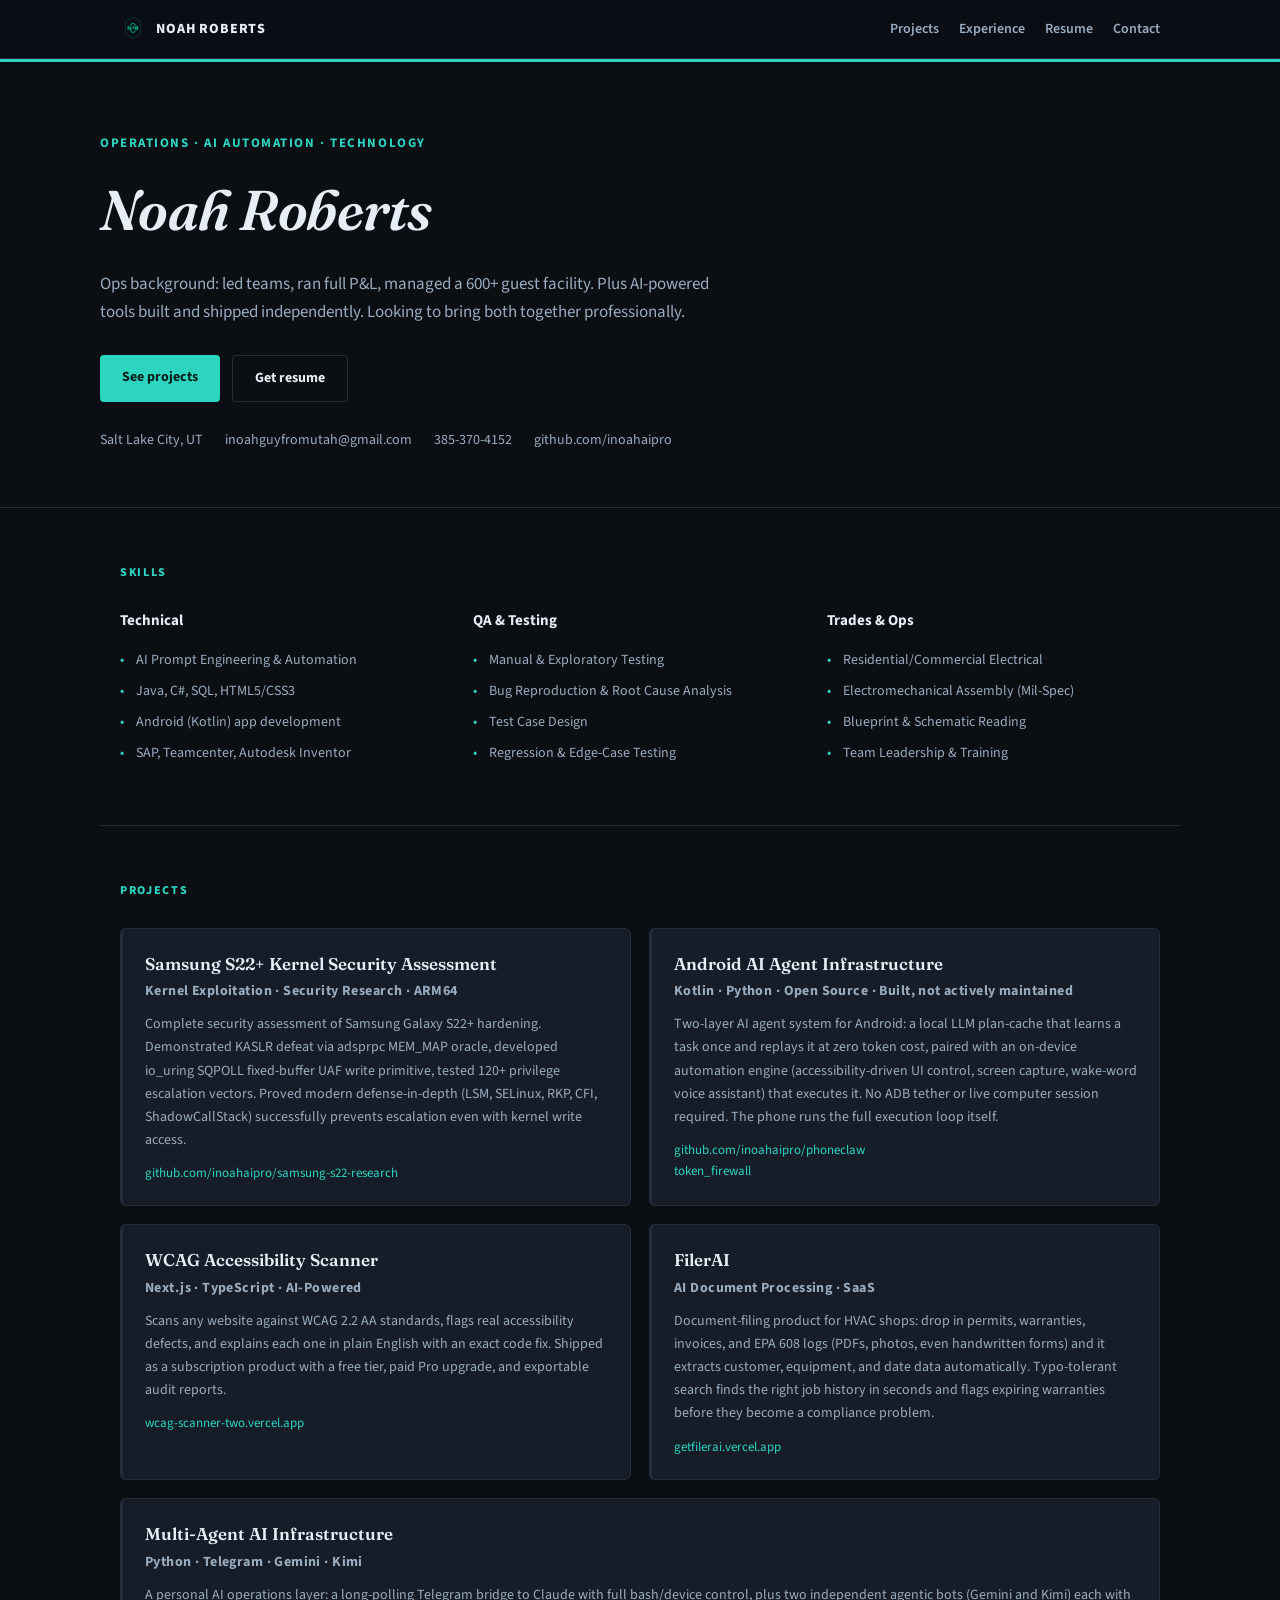
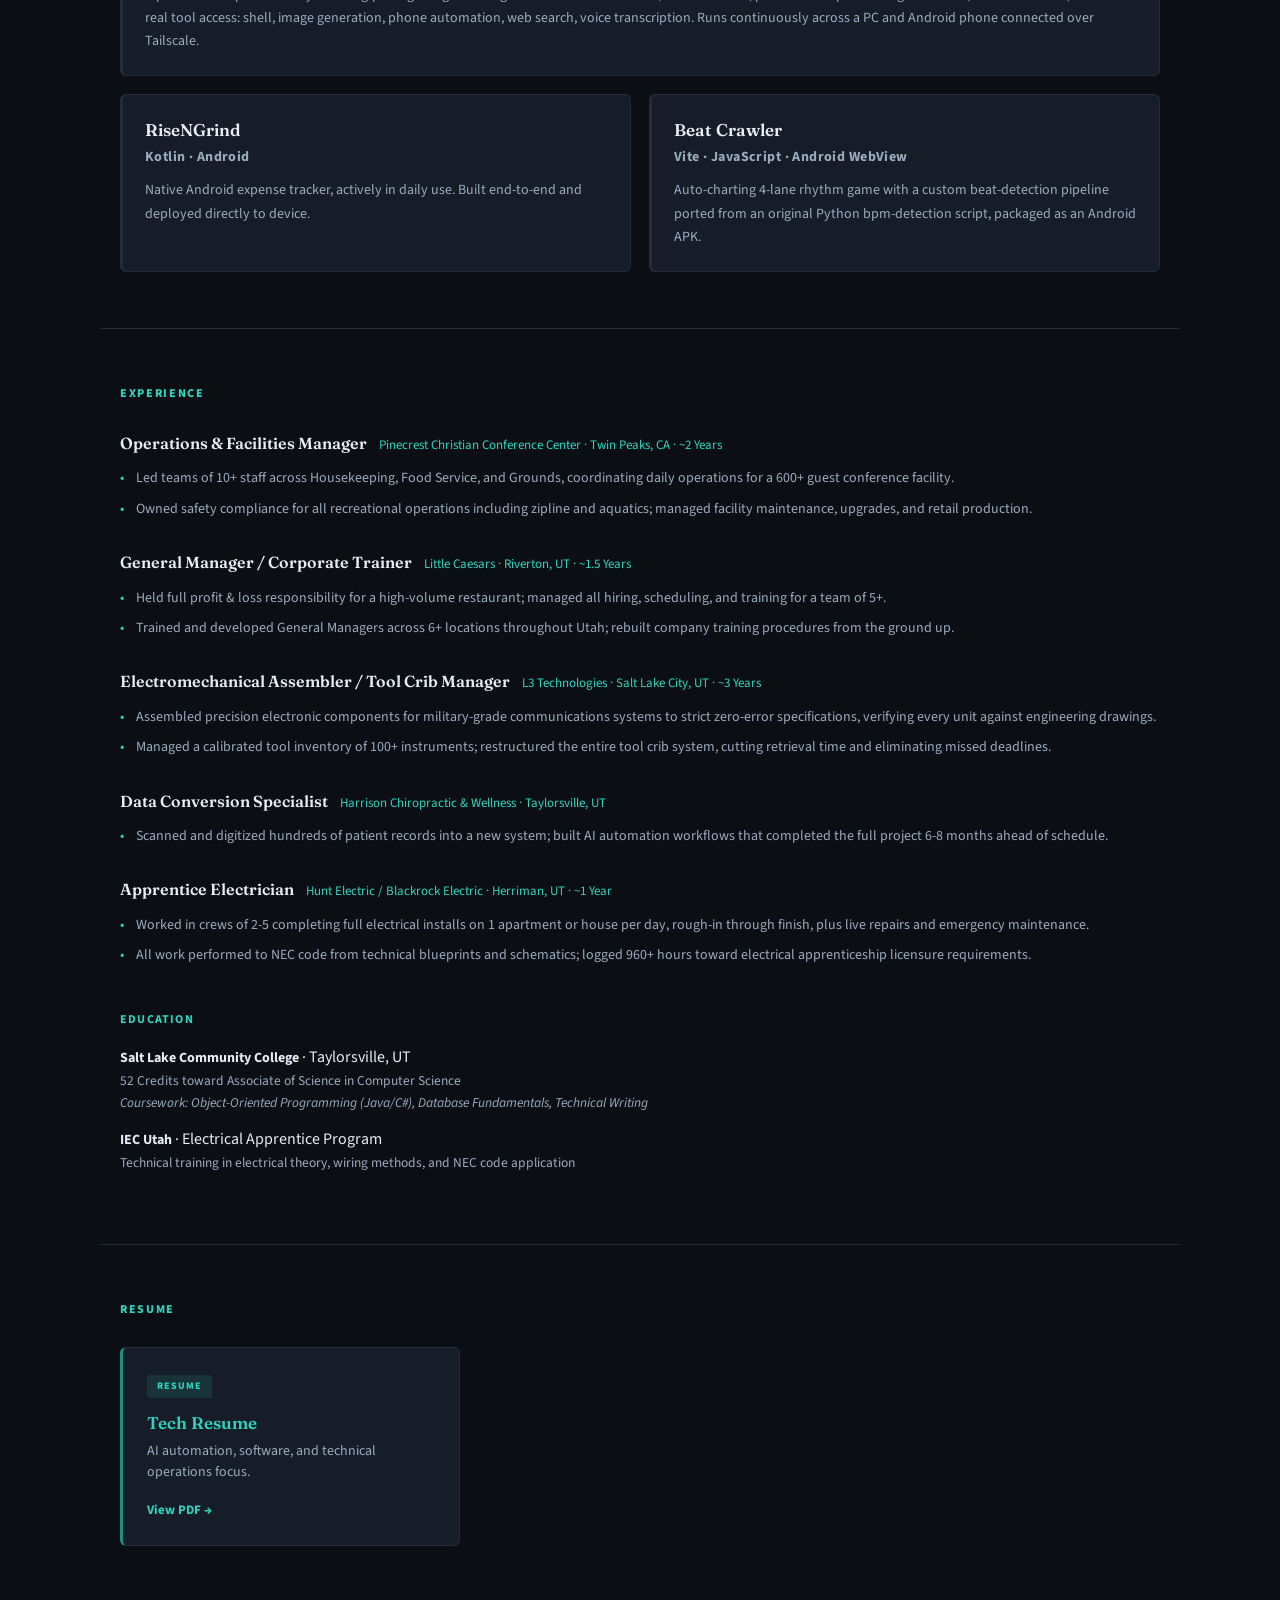
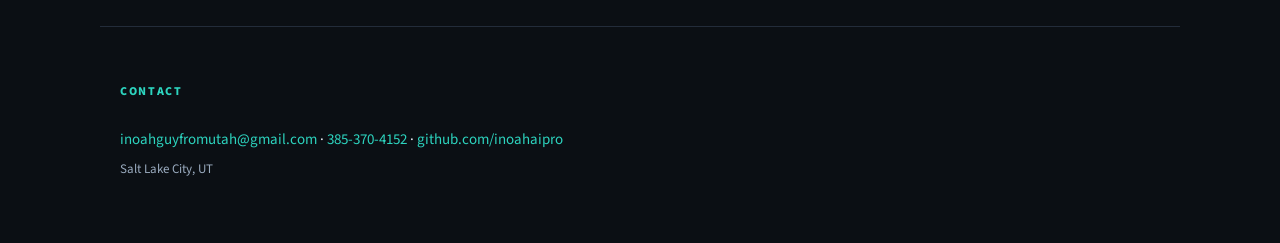
<file: index.html>
<!DOCTYPE html>
<html lang="en">
<head>
<meta charset="UTF-8">
<meta name="viewport" content="width=device-width, initial-scale=1">
<title>Noah Roberts | Operations, AI Automation &amp; Technology</title>
<meta name="description" content="Noah Roberts. Operations & technology professional. AI automation, Android engineering, QA.">
<link rel="preconnect" href="https://fonts.googleapis.com">
<link rel="preconnect" href="https://fonts.gstatic.com" crossorigin>
<link href="https://fonts.googleapis.com/css2?family=Fraunces:ital,wght@0,500;0,600;0,700;1,500&family=Source+Sans+3:wght@400;600;700&display=swap" rel="stylesheet">
<link rel="icon" type="image/png" sizes="32x32" href="favicon-32.png">
<link rel="icon" type="image/png" sizes="16x16" href="favicon-16.png">
<link rel="apple-touch-icon" href="apple-touch-icon.png">
<link rel="stylesheet" href="style.css">
</head>
<body>

<header class="nav">
  <div class="nav-inner">
    <span class="brand"><img src="assets/logo.png" alt="" class="brand-mark">NOAH ROBERTS</span>
    <nav>
      <a href="#projects">Projects</a>
      <a href="#experience">Experience</a>
      <a href="#resumes">Resume</a>
      <a href="#contact">Contact</a>
    </nav>
  </div>
</header>

<section class="hero">
  <div class="hero-inner">
    <p class="eyebrow">Operations &middot; AI Automation &middot; Technology</p>
    <h1>Noah Roberts</h1>
    <p class="hero-summary">
      Ops background: led teams, ran full P&amp;L, managed a 600+ guest facility. Plus
      AI-powered tools built and shipped independently. Looking to bring both together
      professionally.
    </p>
    <div class="hero-actions">
      <a class="btn btn-primary" href="#projects">See projects</a>
      <a class="btn btn-outline" href="#resumes">Get resume</a>
    </div>
    <ul class="hero-meta">
      <li>Salt Lake City, UT</li>
      <li><a href="mailto:inoahguyfromutah@gmail.com">inoahguyfromutah@gmail.com</a></li>
      <li><a href="tel:+13853704152">385-370-4152</a></li>
      <li><a href="https://github.com/inoahaipro" target="_blank" rel="noopener">github.com/inoahaipro</a></li>
    </ul>
  </div>
</section>

<section class="section" id="skills">
  <h2 class="section-title">Skills</h2>
  <div class="skills-grid">
    <div class="skill-group">
      <h3>Technical</h3>
      <ul>
        <li>AI Prompt Engineering &amp; Automation</li>
        <li>Java, C#, SQL, HTML5/CSS3</li>
        <li>Android (Kotlin) app development</li>
        <li>SAP, Teamcenter, Autodesk Inventor</li>
      </ul>
    </div>
    <div class="skill-group">
      <h3>QA &amp; Testing</h3>
      <ul>
        <li>Manual &amp; Exploratory Testing</li>
        <li>Bug Reproduction &amp; Root Cause Analysis</li>
        <li>Test Case Design</li>
        <li>Regression &amp; Edge-Case Testing</li>
      </ul>
    </div>
    <div class="skill-group">
      <h3>Trades &amp; Ops</h3>
      <ul>
        <li>Residential/Commercial Electrical</li>
        <li>Electromechanical Assembly (Mil-Spec)</li>
        <li>Blueprint &amp; Schematic Reading</li>
        <li>Team Leadership &amp; Training</li>
      </ul>
    </div>
  </div>
</section>

<section class="section" id="projects">
  <h2 class="section-title">Projects</h2>
  <div class="project-grid">

    <article class="card">
      <h3>Samsung S22+ Kernel Security Assessment</h3>
      <p class="card-tags">Kernel Exploitation &middot; Security Research &middot; ARM64</p>
      <p>Complete security assessment of Samsung Galaxy S22+ hardening. Demonstrated KASLR defeat via adsprpc MEM_MAP oracle, developed io_uring SQPOLL fixed-buffer UAF write primitive, tested 120+ privilege escalation vectors. Proved modern defense-in-depth (LSM, SELinux, RKP, CFI, ShadowCallStack) successfully prevents escalation even with kernel write access.</p>
      <div class="card-links">
        <a href="https://github.com/inoahaipro/samsung-s22-research" target="_blank" rel="noopener">github.com/inoahaipro/samsung-s22-research</a>
      </div>
    </article>


    <article class="card">
      <h3>Android AI Agent Infrastructure</h3>
      <p class="card-tags">Kotlin &middot; Python &middot; Open Source &middot; Built, not actively maintained</p>
      <p>Two-layer AI agent system for Android: a local LLM plan-cache that learns a task once and
        replays it at zero token cost, paired with an on-device automation engine (accessibility-driven
        UI control, screen capture, wake-word voice assistant) that executes it. No ADB tether or live
        computer session required. The phone runs the full execution loop itself.</p>
      <div class="card-links">
        <a href="https://github.com/inoahaipro/phoneclaw" target="_blank" rel="noopener">github.com/inoahaipro/phoneclaw</a>
        <a href="https://github.com/inoahaipro/token_firewall" target="_blank" rel="noopener">token_firewall</a>
      </div>
    </article>

    <article class="card">
      <h3>WCAG Accessibility Scanner</h3>
      <p class="card-tags">Next.js &middot; TypeScript &middot; AI-Powered</p>
      <p>Scans any website against WCAG 2.2 AA standards, flags real accessibility defects, and
        explains each one in plain English with an exact code fix. Shipped as a subscription product
        with a free tier, paid Pro upgrade, and exportable audit reports.</p>
      <div class="card-links">
        <a href="https://wcag-scanner-two.vercel.app" target="_blank" rel="noopener">wcag-scanner-two.vercel.app</a>
      </div>
    </article>

    <article class="card">
      <h3>FilerAI</h3>
      <p class="card-tags">AI Document Processing &middot; SaaS</p>
      <p>Document-filing product for HVAC shops: drop in permits, warranties, invoices, and EPA 608
        logs (PDFs, photos, even handwritten forms) and it extracts customer, equipment, and date data
        automatically. Typo-tolerant search finds the right job history in seconds and flags expiring
        warranties before they become a compliance problem.</p>
      <div class="card-links">
        <a href="https://getfilerai.vercel.app" target="_blank" rel="noopener">getfilerai.vercel.app</a>
      </div>
    </article>

    <article class="card wide">
      <h3>Multi-Agent AI Infrastructure</h3>
      <p class="card-tags">Python &middot; Telegram &middot; Gemini &middot; Kimi</p>
      <p>A personal AI operations layer: a long-polling Telegram bridge to Claude with full
        bash/device control, plus two independent agentic bots (Gemini and Kimi) each with real tool
        access: shell, image generation, phone automation, web search, voice transcription. Runs
        continuously across a PC and Android phone connected over Tailscale.</p>
    </article>

    <article class="card">
      <h3>RiseNGrind</h3>
      <p class="card-tags">Kotlin &middot; Android</p>
      <p>Native Android expense tracker, actively in daily use. Built end-to-end and deployed
        directly to device.</p>
    </article>

    <article class="card">
      <h3>Beat Crawler</h3>
      <p class="card-tags">Vite &middot; JavaScript &middot; Android WebView</p>
      <p>Auto-charting 4-lane rhythm game with a custom beat-detection pipeline ported from an
        original Python bpm-detection script, packaged as an Android APK.</p>
    </article>

  </div>
</section>

<section class="section" id="experience">
  <h2 class="section-title">Experience</h2>
  <div class="timeline">

    <div class="job">
      <div class="job-head">
        <h3>Operations &amp; Facilities Manager</h3>
        <span class="job-meta">Pinecrest Christian Conference Center &middot; Twin Peaks, CA &middot; ~2 Years</span>
      </div>
      <ul>
        <li>Led teams of 10+ staff across Housekeeping, Food Service, and Grounds, coordinating daily operations for a 600+ guest conference facility.</li>
        <li>Owned safety compliance for all recreational operations including zipline and aquatics; managed facility maintenance, upgrades, and retail production.</li>
      </ul>
    </div>

    <div class="job">
      <div class="job-head">
        <h3>General Manager / Corporate Trainer</h3>
        <span class="job-meta">Little Caesars &middot; Riverton, UT &middot; ~1.5 Years</span>
      </div>
      <ul>
        <li>Held full profit &amp; loss responsibility for a high-volume restaurant; managed all hiring, scheduling, and training for a team of 5+.</li>
        <li>Trained and developed General Managers across 6+ locations throughout Utah; rebuilt company training procedures from the ground up.</li>
      </ul>
    </div>

    <div class="job">
      <div class="job-head">
        <h3>Electromechanical Assembler / Tool Crib Manager</h3>
        <span class="job-meta">L3 Technologies &middot; Salt Lake City, UT &middot; ~3 Years</span>
      </div>
      <ul>
        <li>Assembled precision electronic components for military-grade communications systems to strict zero-error specifications, verifying every unit against engineering drawings.</li>
        <li>Managed a calibrated tool inventory of 100+ instruments; restructured the entire tool crib system, cutting retrieval time and eliminating missed deadlines.</li>
      </ul>
    </div>

    <div class="job">
      <div class="job-head">
        <h3>Data Conversion Specialist</h3>
        <span class="job-meta">Harrison Chiropractic &amp; Wellness &middot; Taylorsville, UT</span>
      </div>
      <ul>
        <li>Scanned and digitized hundreds of patient records into a new system; built AI automation workflows that completed the full project 6-8 months ahead of schedule.</li>
      </ul>
    </div>

    <div class="job">
      <div class="job-head">
        <h3>Apprentice Electrician</h3>
        <span class="job-meta">Hunt Electric / Blackrock Electric &middot; Herriman, UT &middot; ~1 Year</span>
      </div>
      <ul>
        <li>Worked in crews of 2-5 completing full electrical installs on 1 apartment or house per day, rough-in through finish, plus live repairs and emergency maintenance.</li>
        <li>All work performed to NEC code from technical blueprints and schematics; logged 960+ hours toward electrical apprenticeship licensure requirements.</li>
      </ul>
    </div>

  </div>

  <div class="education">
    <h3>Education</h3>
    <div class="edu-item">
      <strong>Salt Lake Community College</strong> &middot; Taylorsville, UT
      <p>52 Credits toward Associate of Science in Computer Science</p>
      <p class="edu-detail">Coursework: Object-Oriented Programming (Java/C#), Database Fundamentals, Technical Writing</p>
    </div>
    <div class="edu-item">
      <strong>IEC Utah</strong> &middot; Electrical Apprentice Program
      <p>Technical training in electrical theory, wiring methods, and NEC code application</p>
    </div>
  </div>
</section>

<section class="section" id="resumes">
  <h2 class="section-title">Resume</h2>

  <div class="resume-grid resume-grid-single">
    <a class="resume-card featured" href="resumes/Noah_Roberts_Tech_Resume.pdf" target="_blank">
      <span class="resume-label">Resume</span>
      <h3>Tech Resume</h3>
      <p>AI automation, software, and technical operations focus.</p>
      <span class="resume-cta">View PDF &rarr;</span>
    </a>
  </div>
</section>

<footer class="section" id="contact">
  <h2 class="section-title">Contact</h2>
  <p class="contact-line">
    <a href="mailto:inoahguyfromutah@gmail.com">inoahguyfromutah@gmail.com</a>
    &middot;
    <a href="tel:+13853704152">385-370-4152</a>
    &middot;
    <a href="https://github.com/inoahaipro" target="_blank" rel="noopener">github.com/inoahaipro</a>
  </p>
  <p class="footer-note">Salt Lake City, UT</p>
</footer>

</body>
</html>
</file>
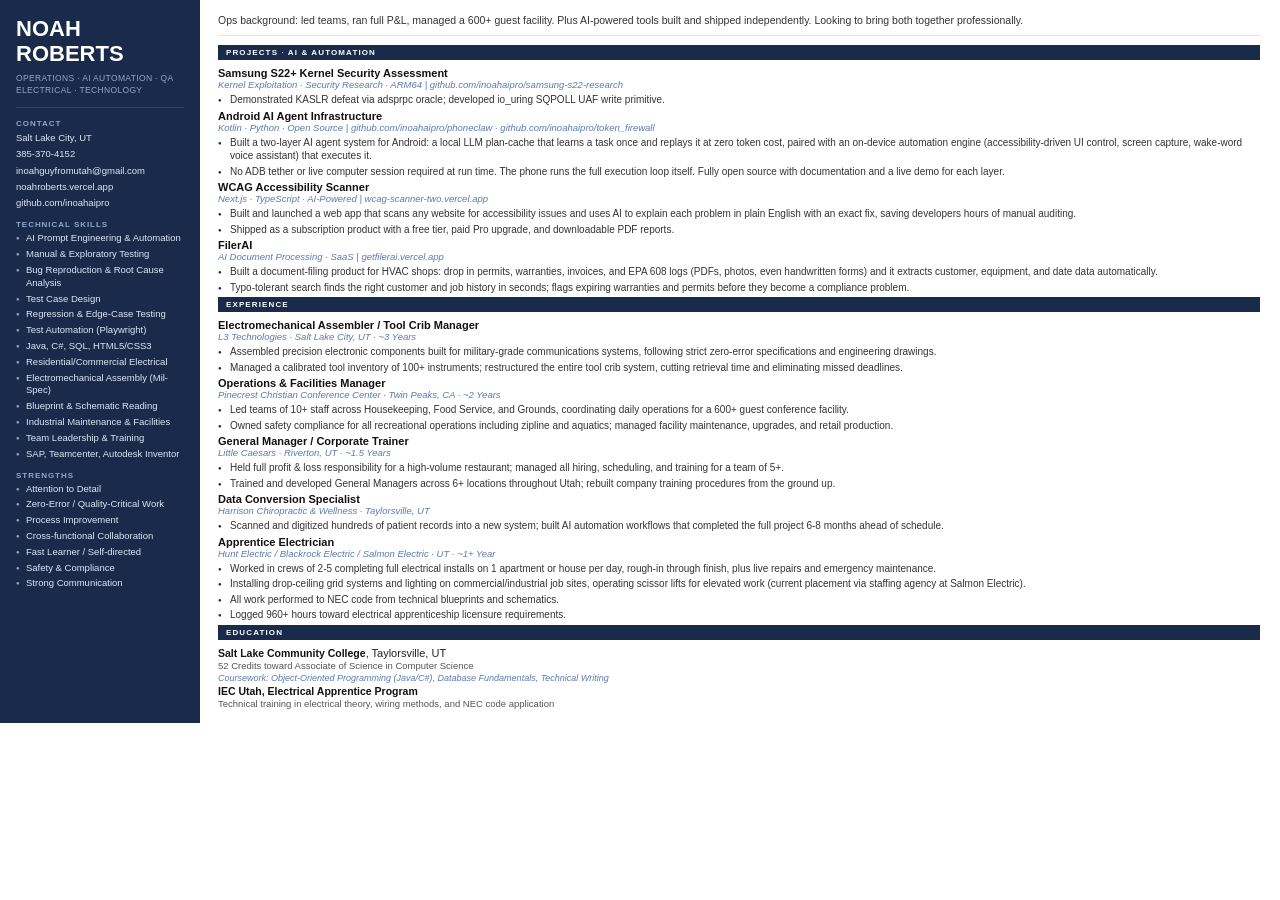
<file: resumes/Noah_Roberts_Tech_Resume.html>
<!DOCTYPE html>
<html lang="en">
<head>
<meta charset="UTF-8">
<title>Noah Roberts - Tech Resume</title>
<style>
  @page { size: Letter; margin: 0.25in; }
  * { margin: 0; padding: 0; box-sizing: border-box; }
  body { font-family: 'Segoe UI', Arial, sans-serif; font-size: 11px; color: #222; display: flex; }

  /* SIDEBAR */
  .sidebar {
    width: 200px;
    min-width: 200px;
    background: #1a2a4a;
    color: #fff;
    padding: 16px 16px;
  }
  .sidebar h1 { font-size: 22px; font-weight: 900; line-height: 1.15; margin-bottom: 5px; }
  .sidebar .tagline { font-size: 8.5px; color: #90a8c8; letter-spacing: 0.04em; text-transform: uppercase; border-bottom: 1px solid #2e4470; padding-bottom: 10px; margin-bottom: 11px; line-height: 1.5; }

  .sidebar-section { margin-bottom: 10px; }
  .sidebar-section h3 { font-size: 8px; letter-spacing: 0.12em; text-transform: uppercase; color: #90a8c8; margin-bottom: 3px; }
  .sidebar-section ul { list-style: none; }
  .sidebar-section ul li { font-size: 9.5px; color: #dce8f8; margin-bottom: 3px; padding-left: 10px; position: relative; line-height: 1.35; }
  .sidebar-section ul li::before { content: "●"; position: absolute; left: 0; font-size: 6px; color: #90a8c8; top: 2px; }
  .sidebar-section p { font-size: 9.5px; color: #dce8f8; margin-bottom: 2px; line-height: 1.5; }

  /* MAIN */
  .main { flex: 1; padding: 12px 20px 12px 18px; background: #fff; }
  .summary { font-size: 10.5px; line-height: 1.55; color: #333; margin-bottom: 9px; border-bottom: 1px solid #e0e6ef; padding-bottom: 7px; }

  .section { margin-bottom: 2px; }
  .section-title {
    font-size: 8px;
    font-weight: 700;
    letter-spacing: 0.14em;
    text-transform: uppercase;
    color: #fff;
    background: #1a2a4a;
    padding: 3px 8px;
    margin-bottom: 7px;
  }

  .job { margin-bottom: 3px; }
  .job-header { margin-bottom: 3px; }
  .job-title { font-size: 11px; font-weight: 700; color: #111; }
  .job-company { font-size: 9.5px; color: #5a7ab0; font-style: italic; margin-bottom: 2px; }
  .job ul { list-style: none; margin-left: 0; }
  .job ul li { font-size: 10px; color: #333; margin-bottom: 2px; padding-left: 12px; position: relative; line-height: 1.35; }
  .job ul li::before { content: "●"; position: absolute; left: 0; font-size: 6px; color: #1a2a4a; top: 3px; }

  .edu-item { margin-bottom: 2px; }
  .edu-item strong { font-size: 10.5px; color: #111; }
  .edu-item p { font-size: 9.5px; color: #555; margin-top: 1px; }
  .edu-item em { font-size: 9px; color: #5a7ab0; }

  @media print {
    body { -webkit-print-color-adjust: exact; print-color-adjust: exact; min-height: 0; }
    .sidebar { background: #1a2a4a !important; }
    .section-title { background: #1a2a4a !important; }
  }
</style>
</head>
<body>

<div class="sidebar">
  <h1>NOAH<br>ROBERTS</h1>
  <div class="tagline">Operations · AI Automation · QA<br>Electrical · Technology</div>

  <div class="sidebar-section">
    <h3>Contact</h3>
    <p>Salt Lake City, UT</p>
    <p>385-370-4152</p>
    <p>inoahguyfromutah@gmail.com</p>
    <p>noahroberts.vercel.app</p>
    <p>github.com/inoahaipro</p>
  </div>

  <div class="sidebar-section">
    <h3>Technical Skills</h3>
    <ul>
      <li>AI Prompt Engineering &amp; Automation</li>
      <li>Manual &amp; Exploratory Testing</li>
      <li>Bug Reproduction &amp; Root Cause Analysis</li>
      <li>Test Case Design</li>
      <li>Regression &amp; Edge-Case Testing</li>
      <li>Test Automation (Playwright)</li>
      <li>Java, C#, SQL, HTML5/CSS3</li>
      <li>Residential/Commercial Electrical</li>
      <li>Electromechanical Assembly (Mil-Spec)</li>
      <li>Blueprint &amp; Schematic Reading</li>
      <li>Industrial Maintenance &amp; Facilities</li>
      <li>Team Leadership &amp; Training</li>
      <li>SAP, Teamcenter, Autodesk Inventor</li>
    </ul>
  </div>

  <div class="sidebar-section">
    <h3>Strengths</h3>
    <ul>
      <li>Attention to Detail</li>
      <li>Zero-Error / Quality-Critical Work</li>
      <li>Process Improvement</li>
      <li>Cross-functional Collaboration</li>
      <li>Fast Learner / Self-directed</li>
      <li>Safety &amp; Compliance</li>
      <li>Strong Communication</li>
    </ul>
  </div>
</div>

<div class="main">
  <div class="summary">
    Ops background: led teams, ran full P&amp;L, managed a 600+ guest facility. Plus AI-powered tools built and shipped independently. Looking to bring both together professionally.
  </div>

  <div class="section">
    <div class="section-title">Projects · AI &amp; Automation</div>

    <div class="job">
      <div class="job-header">
        <div class="job-title">Samsung S22+ Kernel Security Assessment</div>
        <div class="job-company">Kernel Exploitation · Security Research · ARM64 | github.com/inoahaipro/samsung-s22-research</div>
      </div>
      <ul>
        <li>Demonstrated KASLR defeat via adsprpc oracle; developed io_uring SQPOLL UAF write primitive.</li>
      </ul>
    </div>

    <div class="job">
      <div class="job-header">
        <div class="job-title">Android AI Agent Infrastructure</div>
        <div class="job-company">Kotlin · Python · Open Source | github.com/inoahaipro/phoneclaw · github.com/inoahaipro/token_firewall</div>
      </div>
      <ul>
        <li>Built a two-layer AI agent system for Android: a local LLM plan-cache that learns a task once and replays it at zero token cost, paired with an on-device automation engine (accessibility-driven UI control, screen capture, wake-word voice assistant) that executes it.</li>
        <li>No ADB tether or live computer session required at run time. The phone runs the full execution loop itself. Fully open source with documentation and a live demo for each layer.</li>
      </ul>
    </div>

    <div class="job">
      <div class="job-header">
        <div class="job-title">WCAG Accessibility Scanner</div>
        <div class="job-company">Next.js · TypeScript · AI-Powered | wcag-scanner-two.vercel.app</div>
      </div>
      <ul>
        <li>Built and launched a web app that scans any website for accessibility issues and uses AI to explain each problem in plain English with an exact fix, saving developers hours of manual auditing.</li>
        <li>Shipped as a subscription product with a free tier, paid Pro upgrade, and downloadable PDF reports.</li>
      </ul>
    </div>

    <div class="job">
      <div class="job-header">
        <div class="job-title">FilerAI</div>
        <div class="job-company">AI Document Processing · SaaS | getfilerai.vercel.app</div>
      </div>
      <ul>
        <li>Built a document-filing product for HVAC shops: drop in permits, warranties, invoices, and EPA 608 logs (PDFs, photos, even handwritten forms) and it extracts customer, equipment, and date data automatically.</li>
        <li>Typo-tolerant search finds the right customer and job history in seconds; flags expiring warranties and permits before they become a compliance problem.</li>
      </ul>
    </div>
  </div>

  <div class="section">
    <div class="section-title">Experience</div>

    <div class="job">
      <div class="job-header">
        <div class="job-title">Electromechanical Assembler / Tool Crib Manager</div>
        <div class="job-company">L3 Technologies · Salt Lake City, UT · ~3 Years</div>
      </div>
      <ul>
        <li>Assembled precision electronic components built for military-grade communications systems, following strict zero-error specifications and engineering drawings.</li>
        <li>Managed a calibrated tool inventory of 100+ instruments; restructured the entire tool crib system, cutting retrieval time and eliminating missed deadlines.</li>
      </ul>
    </div>

    <div class="job">
      <div class="job-header">
        <div class="job-title">Operations &amp; Facilities Manager</div>
        <div class="job-company">Pinecrest Christian Conference Center · Twin Peaks, CA · ~2 Years</div>
      </div>
      <ul>
        <li>Led teams of 10+ staff across Housekeeping, Food Service, and Grounds, coordinating daily operations for a 600+ guest conference facility.</li>
        <li>Owned safety compliance for all recreational operations including zipline and aquatics; managed facility maintenance, upgrades, and retail production.</li>
      </ul>
    </div>

    <div class="job">
      <div class="job-header">
        <div class="job-title">General Manager / Corporate Trainer</div>
        <div class="job-company">Little Caesars · Riverton, UT · ~1.5 Years</div>
      </div>
      <ul>
        <li>Held full profit &amp; loss responsibility for a high-volume restaurant; managed all hiring, scheduling, and training for a team of 5+.</li>
        <li>Trained and developed General Managers across 6+ locations throughout Utah; rebuilt company training procedures from the ground up.</li>
      </ul>
    </div>

    <div class="job">
      <div class="job-header">
        <div class="job-title">Data Conversion Specialist</div>
        <div class="job-company">Harrison Chiropractic &amp; Wellness · Taylorsville, UT</div>
      </div>
      <ul>
        <li>Scanned and digitized hundreds of patient records into a new system; built AI automation workflows that completed the full project 6-8 months ahead of schedule.</li>
      </ul>
    </div>

    <div class="job">
      <div class="job-header">
        <div class="job-title">Apprentice Electrician</div>
        <div class="job-company">Hunt Electric / Blackrock Electric / Salmon Electric · UT · ~1+ Year</div>
      </div>
      <ul>
        <li>Worked in crews of 2-5 completing full electrical installs on 1 apartment or house per day, rough-in through finish, plus live repairs and emergency maintenance.</li>
        <li>Installing drop-ceiling grid systems and lighting on commercial/industrial job sites, operating scissor lifts for elevated work (current placement via staffing agency at Salmon Electric).</li>
        <li>All work performed to NEC code from technical blueprints and schematics.</li>
        <li>Logged 960+ hours toward electrical apprenticeship licensure requirements.</li>
      </ul>
    </div>
  </div>

  <div class="section">
    <div class="section-title">Education</div>
    <div class="edu-item">
      <strong>Salt Lake Community College</strong>, Taylorsville, UT
      <p>52 Credits toward Associate of Science in Computer Science</p>
      <em>Coursework: Object-Oriented Programming (Java/C#), Database Fundamentals, Technical Writing</em>
    </div>
    <div class="edu-item">
      <strong>IEC Utah, Electrical Apprentice Program</strong>
      <p>Technical training in electrical theory, wiring methods, and NEC code application</p>
    </div>
  </div>
</div>

</body>
</html>
</file>
<file: style.css>
:root {
  --bg: #0b0f14;
  --bg-raised: #121821;
  --bg-card: #161d28;
  --border: #232c3a;
  --text: #e7edf5;
  --text-dim: #9aabbf;
  --accent: #2dd4bf;
  --accent-dim: #1a8f82;
  --accent-soft: rgba(45, 212, 191, 0.12);
  --radius: 6px;
  --max-width: 1080px;
}

* { margin: 0; padding: 0; box-sizing: border-box; }

html { scroll-behavior: smooth; }

body {
  background: var(--bg);
  color: var(--text);
  font-family: "Source Sans 3", -apple-system, BlinkMacSystemFont, "Segoe UI", Roboto, Arial, sans-serif;
  line-height: 1.5;
  -webkit-font-smoothing: antialiased;
}

h1, .card h3, .resume-card h3, .job h3 {
  font-family: "Fraunces", Georgia, "Times New Roman", serif;
  font-weight: 600;
}

a { color: var(--accent); text-decoration: none; }
a:hover { text-decoration: underline; }

/* NAV */
.nav {
  position: sticky;
  top: 0;
  z-index: 10;
  background: rgba(11, 15, 20, 0.85);
  backdrop-filter: blur(10px);
  border-bottom: 1px solid var(--border);
}
.nav-inner {
  max-width: var(--max-width);
  margin: 0 auto;
  padding: 16px 20px;
  display: flex;
  align-items: center;
  justify-content: space-between;
}
.brand { display: flex; align-items: center; gap: 10px; font-weight: 800; letter-spacing: 0.06em; font-size: 14px; }
.brand-mark { width: 26px; height: 26px; display: block; }
.nav nav { display: flex; gap: 20px; }
.nav nav a { color: var(--text-dim); font-size: 14px; font-weight: 600; }
.nav nav a:hover { color: var(--text); text-decoration: none; }

/* HERO */
.hero {
  padding: 72px 20px 56px;
  border-bottom: 1px solid var(--border);
  border-top: 3px solid var(--accent);
}
.hero-inner { max-width: var(--max-width); margin: 0 auto; }
.eyebrow {
  color: var(--accent);
  font-size: 13px;
  font-weight: 700;
  letter-spacing: 0.12em;
  text-transform: uppercase;
  margin-bottom: 14px;
}
.hero h1 { font-size: clamp(36px, 6vw, 56px); font-style: italic; letter-spacing: -0.01em; margin-bottom: 18px; }
.hero-summary { max-width: 640px; color: var(--text-dim); font-size: 17px; line-height: 1.7; margin-bottom: 28px; }

.hero-actions { display: flex; gap: 12px; flex-wrap: wrap; margin-bottom: 28px; }
.btn {
  display: inline-block;
  padding: 12px 22px;
  border-radius: 4px;
  font-weight: 700;
  font-size: 14px;
}
.btn-primary { background: var(--accent); color: #06201c; }
.btn-primary:hover { background: #4fe0cc; text-decoration: none; }
.btn-outline { border: 1px solid var(--border); color: var(--text); }
.btn-outline:hover { border-color: var(--accent); color: var(--accent); text-decoration: none; }

.hero-meta { list-style: none; display: flex; flex-wrap: wrap; gap: 8px 22px; color: var(--text-dim); font-size: 14px; }
.hero-meta a { color: var(--text-dim); }
.hero-meta a:hover { color: var(--accent); }

/* SECTIONS */
.section { max-width: var(--max-width); margin: 0 auto; padding: 56px 20px; border-bottom: 1px solid var(--border); }
.section-title {
  font-size: 12px;
  font-weight: 800;
  letter-spacing: 0.14em;
  text-transform: uppercase;
  color: var(--accent);
  margin-bottom: 28px;
}
.section-sub { color: var(--text-dim); font-size: 14px; margin-top: -18px; margin-bottom: 28px; }

/* SKILLS */
.skills-grid { display: grid; grid-template-columns: repeat(3, 1fr); gap: 20px; }
.skill-group h3 { font-size: 15px; margin-bottom: 12px; }
.skill-group ul { list-style: none; color: var(--text-dim); font-size: 14px; }
.skill-group li { padding: 5px 0 5px 16px; position: relative; }
.skill-group li::before { content: "\2022"; position: absolute; left: 0; color: var(--accent); }

/* PROJECTS */
.project-grid { display: grid; grid-template-columns: repeat(2, 1fr); gap: 18px; }
.card {
  background: var(--bg-card);
  border: 1px solid var(--border);
  border-left: 3px solid var(--border);
  border-radius: 6px;
  padding: 22px;
  transition: border-left-color 0.15s ease;
}
.card:hover { border-left-color: var(--accent); }
.card.wide { grid-column: 1 / -1; }
.card h3 { font-size: 17px; margin-bottom: 4px; }
.card-tags { font-size: 12px; color: var(--accent); font-weight: 700; letter-spacing: 0.03em; margin-bottom: 10px; }
.card p { color: var(--text-dim); font-size: 14px; line-height: 1.65; }
.card-links { display: flex; flex-direction: column; gap: 2px; margin-top: 12px; font-size: 13px; }

/* EXPERIENCE */
.timeline { display: flex; flex-direction: column; gap: 26px; margin-bottom: 40px; }
.job-head { display: flex; flex-wrap: wrap; align-items: baseline; gap: 4px 12px; margin-bottom: 8px; }
.job h3 { font-size: 16px; }
.job-meta { color: var(--accent); font-size: 13px; }
.job ul { list-style: none; color: var(--text-dim); font-size: 14px; }
.job li { padding: 4px 0 4px 16px; position: relative; line-height: 1.6; }
.job li::before { content: "\2022"; position: absolute; left: 0; color: var(--accent); }

.education h3 { font-size: 15px; color: var(--accent); text-transform: uppercase; letter-spacing: 0.1em; font-size: 12px; margin-bottom: 16px; }
.edu-item { margin-bottom: 14px; }
.edu-item strong { font-size: 14px; }
.edu-item p { color: var(--text-dim); font-size: 13.5px; margin-top: 2px; }
.edu-detail { font-style: italic; }

/* RESUMES */
.resume-grid { display: grid; grid-template-columns: repeat(2, 1fr); gap: 18px; margin-bottom: 24px; }
.resume-grid-single { grid-template-columns: minmax(0, 340px); }
.resume-card {
  display: block;
  background: var(--bg-card);
  border: 1px solid var(--border);
  border-left: 3px solid var(--border);
  border-radius: 6px;
  padding: 24px;
  position: relative;
}
.resume-card:hover { border-left-color: var(--accent); text-decoration: none; }
.resume-card.featured { border-left-color: var(--accent-dim); }
.resume-label {
  display: inline-block;
  background: var(--accent-soft);
  color: var(--accent);
  font-size: 10px;
  font-weight: 800;
  letter-spacing: 0.1em;
  text-transform: uppercase;
  padding: 4px 10px;
  border-radius: 3px;
  margin-bottom: 12px;
}
.resume-card h3 { font-size: 17px; margin-bottom: 6px; }
.resume-card p { color: var(--text-dim); font-size: 14px; margin-bottom: 14px; }
.resume-cta { color: var(--accent); font-weight: 700; font-size: 13px; }

/* FOOTER */
footer.section { border-bottom: none; padding-bottom: 64px; }
.contact-line { font-size: 15px; margin-bottom: 8px; }
.footer-note { color: var(--text-dim); font-size: 13px; }

/* RESPONSIVE */
@media (max-width: 760px) {
  .nav-inner { flex-direction: column; align-items: flex-start; gap: 10px; padding: 14px 18px; }
  .nav nav { gap: 16px; flex-wrap: wrap; }
  .hero { padding: 48px 18px 40px; }
  .section { padding: 40px 18px; }
  .skills-grid { grid-template-columns: 1fr; gap: 26px; }
  .project-grid { grid-template-columns: 1fr; }
  .resume-grid { grid-template-columns: 1fr; }
  .hero-actions .btn { flex: 1; text-align: center; }
}
</file>
